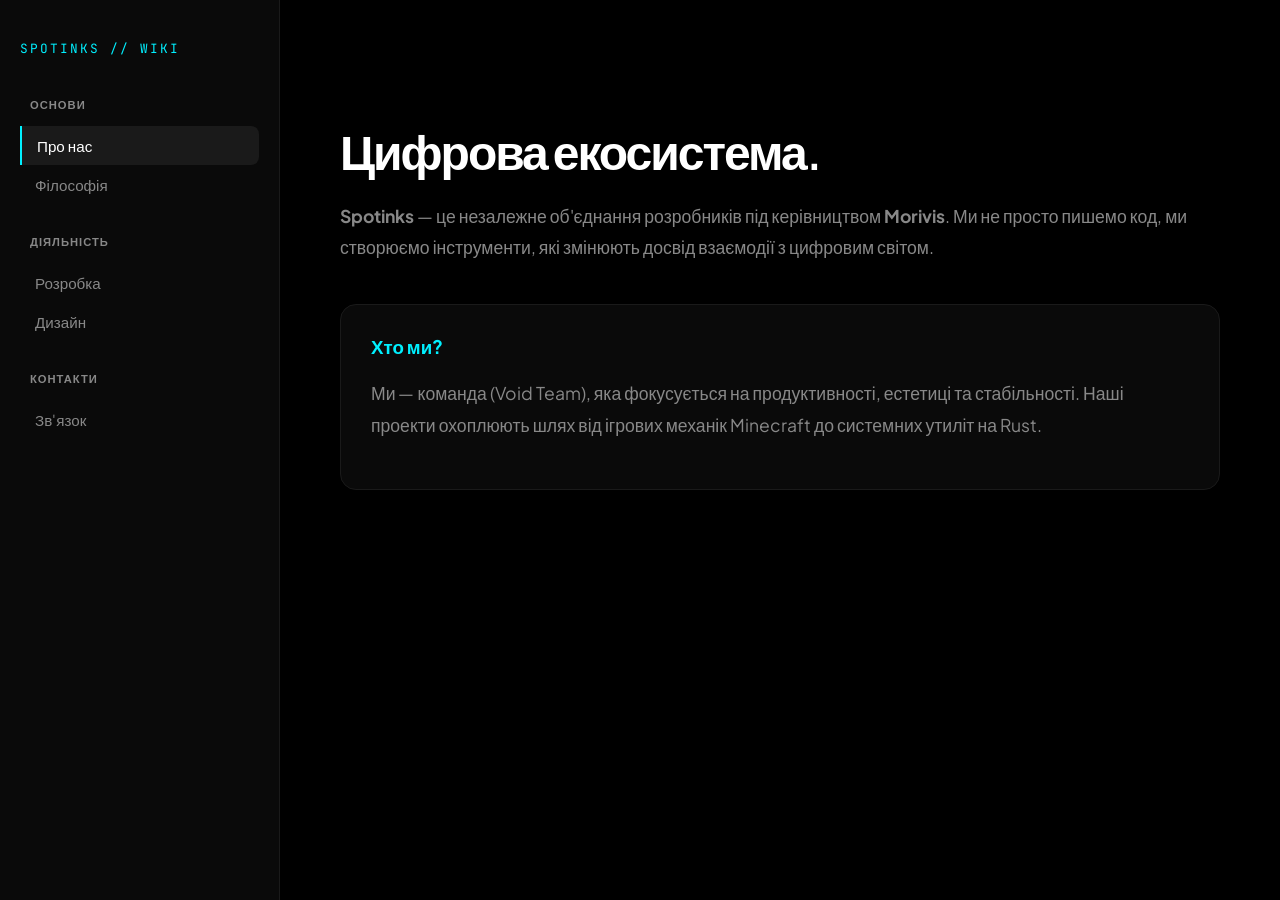
<file: wiki/index.html>
<!DOCTYPE html>
<html lang="uk">
<head>
    <meta charset="UTF-8">
    <meta name="viewport" content="width=device-width, initial-scale=1.0">
    <title>Spotinks Wiki | Core</title>
    <link rel="stylesheet" href="https://fonts.googleapis.com/css2?family=Plus+Jakarta+Sans:wght@300;400;600&family=JetBrains+Mono&display=swap">
    <style>
        :root {
            --bg: #000000;
            --panel: #0a0a0a;
            --accent: #00f0ff;
            --text-main: #ffffff;
            --text-dim: #888888;
            --border: #1a1a1a;
            --glass: rgba(10, 10, 10, 0.8);
        }

        * { box-sizing: border-box; -webkit-tap-highlight-color: transparent; }

        body {
            margin: 0;
            background: var(--bg);
            color: var(--text-main);
            font-family: 'Plus Jakarta Sans', sans-serif;
            overflow-x: hidden;
        }

        /* Mobile Header */
        .mobile-nav {
            display: none;
            position: fixed;
            top: 0;
            width: 100%;
            height: 60px;
            background: var(--glass);
            backdrop-filter: blur(10px);
            border-bottom: 1px solid var(--border);
            z-index: 100;
            align-items: center;
            padding: 0 20px;
            justify-content: space-between;
        }

        /* Sidebar Container */
        .sidebar {
            width: 280px;
            height: 100vh;
            background: var(--panel);
            border-right: 1px solid var(--border);
            position: fixed;
            left: 0;
            top: 0;
            padding: 40px 20px;
            z-index: 90;
            transition: transform 0.3s cubic-bezier(0.4, 0, 0.2, 1);
        }

        .logo {
            font-family: 'JetBrains Mono';
            font-size: 0.8rem;
            color: var(--accent);
            letter-spacing: 2px;
            margin-bottom: 40px;
            display: block;
        }

        .nav-group { margin-bottom: 30px; }
        .nav-group h4 {
            font-size: 0.7rem;
            text-transform: uppercase;
            color: var(--text-dim);
            letter-spacing: 1px;
            margin-bottom: 15px;
            padding-left: 10px;
        }

        .nav-link {
            display: block;
            padding: 10px 15px;
            color: var(--text-dim);
            text-decoration: none;
            font-size: 0.95rem;
            border-radius: 8px;
            transition: 0.2s;
            cursor: pointer;
        }

        .nav-link:hover, .nav-link.active {
            color: var(--text-main);
            background: var(--border);
        }

        .nav-link.active {
            border-left: 2px solid var(--accent);
            border-radius: 0 8px 8px 0;
        }

        /* Content Area */
        .main-content {
            margin-left: 280px;
            padding: 80px 60px;
            max-width: 1000px;
            min-height: 100vh;
            opacity: 1;
            transition: opacity 0.3s ease;
        }

        .page { display: none; animation: fadeIn 0.5s ease forwards; }
        .page.active { display: block; }

        @keyframes fadeIn {
            from { opacity: 0; transform: translateY(10px); }
            to { opacity: 1; transform: translateY(0); }
        }

        h1 { font-size: 3rem; font-weight: 600; letter-spacing: -2px; margin-bottom: 20px; }
        p { line-height: 1.8; color: var(--text-dim); font-size: 1.1rem; }

        .feature-card {
            background: var(--panel);
            border: 1px solid var(--border);
            padding: 30px;
            border-radius: 16px;
            margin-top: 40px;
        }

        .feature-card h3 { margin-top: 0; color: var(--accent); }

        /* Menu Button */
        .menu-btn {
            background: none;
            border: none;
            color: white;
            font-size: 1.5rem;
            cursor: pointer;
        }

        /* Tablet & Mobile Adjustments */
        @media (max-width: 900px) {
            .mobile-nav { display: flex; }
            .sidebar { transform: translateX(-100%); }
            .sidebar.open { transform: translateX(0); }
            .main-content { margin-left: 0; padding: 100px 30px; }
            h1 { font-size: 2.2rem; }
        }

        .overlay {
            display: none;
            position: fixed;
            inset: 0;
            background: rgba(0,0,0,0.7);
            z-index: 85;
            backdrop-filter: blur(4px);
        }
        .overlay.active { display: block; }
    </style>
</head>
<body>

    <div class="mobile-nav">
        <div style="font-family: 'JetBrains Mono'; font-size: 0.8rem;">SPOTINKS</div>
        <button class="menu-btn" onclick="toggleMenu()">☰</button>
    </div>

    <div class="overlay" id="overlay" onclick="toggleMenu()"></div>

    <aside class="sidebar" id="sidebar">
        <span class="logo">SPOTINKS // WIKI</span>
        
        <nav>
            <div class="nav-group">
                <h4>Основи</h4>
                <a class="nav-link active" onclick="showPage('about')">Про нас</a>
                <a class="nav-link" onclick="showPage('philosophy')">Філософія</a>
            </div>

            <div class="nav-group">
                <h4>Діяльність</h4>
                <a class="nav-link" onclick="showPage('dev')">Розробка</a>
                <a class="nav-link" onclick="showPage('design')">Дизайн</a>
            </div>

            <div class="nav-group">
                <h4>Контакти</h4>
                <a class="nav-link" onclick="showPage('contact')">Зв'язок</a>
            </div>
        </nav>
    </aside>

    <div class="main-content">
        <section id="about" class="page active">
            <h1>Цифрова екосистема.</h1>
            <p><b>Spotinks</b> — це незалежне об'єднання розробників під керівництвом <b>Morivis</b>. Ми не просто пишемо код, ми створюємо інструменти, які змінюють досвід взаємодії з цифровим світом.</p>
            <div class="feature-card">
                <h3>Хто ми?</h3>
                <p>Ми — команда (Void Team), яка фокусується на продуктивності, естетиці та стабільності. Наші проекти охоплюють шлях від ігрових механік Minecraft до системних утиліт на Rust.</p>
            </div>
        </section>

        <section id="philosophy" class="page">
            <h1>Філософія "Точки".</h1>
            <p>Назва Spotinks походить від ідеї, що кожна велика система починається з однієї точки (Spot) та чорнила (Inks), яким пишеться код.</p>
            <div class="feature-card">
                <h3>Наші принципи</h3>
                <p>1. Мінімалізм у дизайні.<br>2. Максималізм у продуктивності.<br>3. Відкритість до інновацій.</p>
            </div>
        </section>

        <section id="dev" class="page">
            <h1>Software Dev.</h1>
            <p>Наш основний стек включає <b>Java</b> для серверних рішень та <b>Rust</b> для системного програмування.</p>
            <div class="feature-card">
                <h3>Напрямки</h3>
                <p>• Створення унікальних Minecraft-плагінів.<br>• Розробка легких системних інструментів.<br>• Оптимізація існуючих Open-Source рішень.</p>
            </div>
        </section>

        <section id="design" class="page">
            <h1>System UI/UX.</h1>
            <p>Ми вважаємо, що технічна досконалість неможлива без візуальної гармонії.</p>
            <div class="feature-card">
                <h3>Естетика Spotinks</h3>
                <p>Ми проектуємо інтерфейси, які не заважають роботі, а стають її продовженням. Темні тони, чіткі лінії та акцентний неон.</p>
            </div>
        </section>

        <section id="contact" class="page">
            <h1>Contact Core.</h1>
            <p>Ми завжди відкриті для нових ідей та технічних викликів.</p>
            <div class="feature-card">
                <h3>Зв'язок</h3>
                <p>Telegram: @morivis_void<br>GitHub: Xarol9<br>Спільнота: Void Team</p>
            </div>
        </section>
    </div>

    <script>
        function toggleMenu() {
            document.getElementById('sidebar').classList.toggle('open');
            document.getElementById('overlay').classList.toggle('active');
        }

        function showPage(pageId) {
            // Приховати всі сторінки
            document.querySelectorAll('.page').forEach(p => p.classList.remove('active'));
            // Видалити активний клас з посилань
            document.querySelectorAll('.nav-link').forEach(l => l.classList.remove('active'));
            
            // Показати потрібну сторінку
            document.getElementById(pageId).classList.add('active');
            
            // Додати активний клас посиланню
            event.currentTarget.classList.add('active');

            // Закрити меню на мобілці після кліку
            if (window.innerWidth <= 900) toggleMenu();

            // Скрол вгору
            window.scrollTo(0, 0);
        }
    </script>
</body>
</html>
</file>
